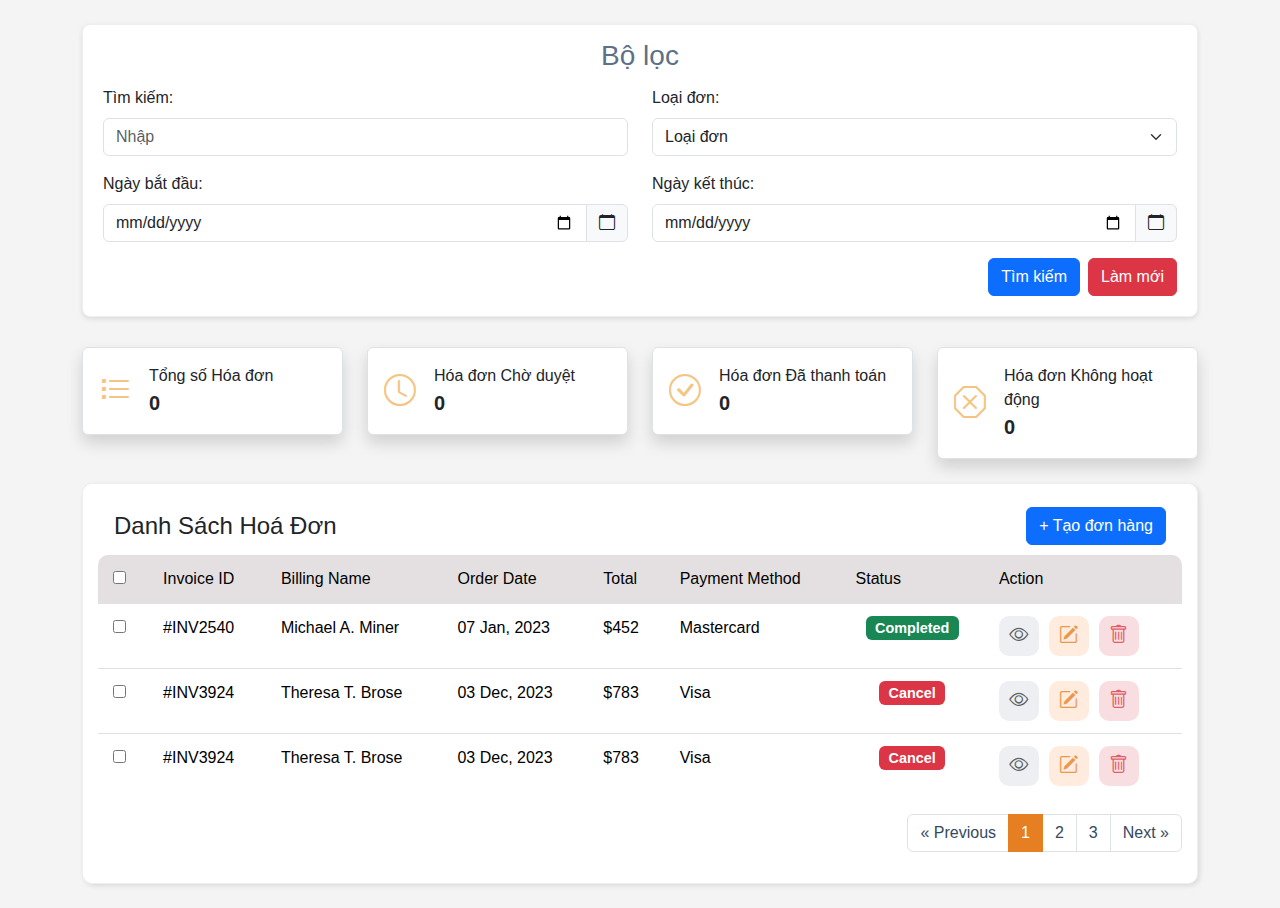
<file: index.html>
<!DOCTYPE html>
<html lang="vi">
  <head>
    <meta charset="UTF-8" />
    <meta name="viewport" content="width=device-width, initial-scale=1.0" />
    <link
      href="https://cdn.jsdelivr.net/npm/bootstrap@5.3.2/dist/css/bootstrap.min.css"
      rel="stylesheet"
    />
    <link
      rel="stylesheet"
      href="https://cdn.jsdelivr.net/npm/bootstrap-icons@1.11.1/font/bootstrap-icons.css"
    />
    <link rel="stylesheet" href="css/style.css" />
    <title>Danh Sách Hóa đơn</title>
  </head>
  <body>
    <div class="container mt-4">
      <div class="filter-container">
        <h3>Bộ lọc</h3>
        <div class="row">
          <div class="col-md-6 mb-3">
            <label for="search" class="form-label">Tìm kiếm:</label>
            <div class="input-group">
              <input
                type="text"
                class="form-control"
                id="search"
                placeholder="Nhập"
              />
            </div>
          </div>
          <div class="col-md-6 mb-3">
            <label for="order-type" class="form-label">Loại đơn:</label>
            <select class="form-select" id="order-type">
              <option value="">Loại đơn</option>
              <option value="1">Loại 1</option>
              <option value="2">Loại 2</option>
            </select>
          </div>
        </div>
        <div class="row">
          <div class="col-md-6 mb-3">
            <label for="start-date" class="form-label">Ngày bắt đầu:</label>
            <div class="input-group">
              <input type="date" class="form-control" id="start-date" />
              <span class="input-group-text"
                ><i class="bi bi-calendar"></i
              ></span>
            </div>
          </div>
          <div class="col-md-6 mb-3">
            <label for="end-date" class="form-label">Ngày kết thúc:</label>
            <div class="input-group">
              <input type="date" class="form-control" id="end-date" />
              <span class="input-group-text"
                ><i class="bi bi-calendar"></i
              ></span>
            </div>
          </div>
        </div>
        <div class="d-flex justify-content-end">
          <button class="btn btn-primary me-2" id="search-button">
            Tìm kiếm
          </button>
          <button class="btn btn-danger" id="reset-button">Làm mới</button>
        </div>
      </div>

      <!-- <header class="d-flex justify-content-between align-items-center mb-4">
        <h3>INVOICES LIST</h3>
        <div class="d-flex align-items-center">
          <a href="#" class="me-3"><i class="bi bi-moon-fill fs-5"></i></a>
          <a href="#" class="position-relative me-3">
            <i class="bi bi-bell-fill fs-5"></i>
            <span
              class="position-absolute top-0 start-100 translate-middle badge rounded-pill bg-danger"
              >3</span
            >
          </a>
          <div class="input-group">
            <span class="input-group-text"><i class="bi bi-search"></i></span>
            <input type="text" class="form-control" placeholder="Search..." />
          </div>
        </div>
      </header> -->

      <div class="row mb-4">
        <div class="col-md-3">
          <div
            class="summary-box bg-white p-3 rounded shadow border d-flex align-items-center"
          >
            <i class="bi bi-list-task me-2 summary-icon"></i>
            <div>
              <p class="mb-0">Tổng số Hóa đơn</p>
              <p class="fs-5 fw-bold mb-0">0</p>
            </div>
          </div>
        </div>
        <div class="col-md-3">
          <div
            class="summary-box bg-white p-3 rounded shadow border d-flex align-items-center"
          >
            <i class="bi bi-clock me-2 summary-icon"></i>
            <div>
              <p class="mb-0">Hóa đơn Chờ duyệt</p>
              <p class="fs-5 fw-bold mb-0">0</p>
            </div>
          </div>
        </div>
        <div class="col-md-3">
          <div
            class="summary-box bg-white p-3 rounded shadow border d-flex align-items-center"
          >
            <i class="bi bi-check-circle me-2 summary-icon"></i>
            <div>
              <p class="mb-0">Hóa đơn Đã thanh toán</p>
              <p class="fs-5 fw-bold mb-0">0</p>
            </div>
          </div>
        </div>
        <div class="col-md-3">
          <div
            class="summary-box bg-white p-3 rounded shadow border d-flex align-items-center"
          >
            <i class="bi bi-x-octagon me-2 summary-icon"></i>
            <div>
              <p class="mb-0">Hóa đơn Không hoạt động</p>
              <p class="fs-5 fw-bold mb-0">0</p>
            </div>
          </div>
        </div>
      </div>

      <div class="rounded-table-container mb-4">
        <div
          class="table-header d-flex justify-content-between align-items-center pt-2 px-3"
        >
          <h4 class="m-0">Danh Sách Hoá Đơn</h4>
          <div class="d-flex justify-content-end">
            <button class="btn btn-primary" id="create-order-button">
              + Tạo đơn hàng
            </button>
          </div>
        </div>
        <div class="table-responsive">
          <table class="table rounded-table" id="invoice-table">
            <thead>
              <tr>
                <th><input type="checkbox" /></th>
                <th>Invoice ID</th>
                <th>Billing Name</th>
                <th>Order Date</th>
                <th>Total</th>
                <th>Payment Method</th>
                <th>Status</th>
                <th>Action</th>
              </tr>
            </thead>
            <tbody>
              <tr data-month="january">
                <td><input type="checkbox" /></td>
                <td>#INV2540</td>
                <td>Michael A. Miner</td>
                <td>07 Jan, 2023</td>
                <td>$452</td>
                <td>Mastercard</td>
                <td class="text-center">
                  <span class="badge bg-success">Completed</span>
                </td>
                <td>
                  <div class="button-group">
                    <button class="custom-button view-button">
                      <i class="bi bi-eye"></i>
                    </button>
                    <button class="custom-button edit-button">
                      <i class="bi bi-pencil-square"></i>
                    </button>
                    <button class="custom-button delete-button">
                      <i class="bi bi-trash"></i>
                    </button>
                  </div>
                </td>
              </tr>
              <tr data-month="december">
                <td><input type="checkbox" /></td>
                <td>#INV3924</td>
                <td>Theresa T. Brose</td>
                <td>03 Dec, 2023</td>
                <td>$783</td>
                <td>Visa</td>
                <td class="text-center">
                  <span class="badge bg-danger">Cancel</span>
                </td>
                <td>
                  <div class="button-group">
                    <button class="custom-button view-button">
                      <i class="bi bi-eye"></i>
                    </button>
                    <button class="custom-button edit-button">
                      <i class="bi bi-pencil-square"></i>
                    </button>
                    <button class="custom-button delete-button">
                      <i class="bi bi-trash"></i>
                    </button>
                  </div>
                </td>
              </tr>
              <tr data-month="december">
                <td><input type="checkbox" /></td>
                <td>#INV3924</td>
                <td>Theresa T. Brose</td>
                <td>03 Dec, 2023</td>
                <td>$783</td>
                <td>Visa</td>
                <td class="text-center">
                  <span class="badge bg-danger">Cancel</span>
                </td>
                <td>
                  <div class="button-group">
                    <button class="custom-button view-button">
                      <i class="bi bi-eye"></i>
                    </button>
                    <button class="custom-button edit-button">
                      <i class="bi bi-pencil-square"></i>
                    </button>
                    <button class="custom-button delete-button">
                      <i class="bi bi-trash"></i>
                    </button>
                  </div>
                </td>
              </tr>
            </tbody>
          </table>
        </div>
        <nav aria-label="Page navigation example">
          <ul class="pagination justify-content-end mt-3">
            <li class="page-item">
              <a
                class="page-link"
                href="#"
                aria-label="Previous"
                id="previous-page"
              >
                <span aria-hidden="true">&laquo; Previous</span>
              </a>
            </li>
            <li class="page-item active">
              <a class="page-link" href="#" data-page="1">1</a>
            </li>
            <li class="page-item">
              <a class="page-link" href="#" data-page="2">2</a>
            </li>
            <li class="page-item">
              <a class="page-link" href="#" data-page="3">3</a>
            </li>
            <li class="page-item">
              <a class="page-link" href="#" aria-label="Next" id="next-page">
                <span aria-hidden="true">Next &raquo;</span>
              </a>
            </li>
          </ul>
        </nav>
      </div>
    </div>
    <script src="index.js"></script>
  </body>
</html>
</file>
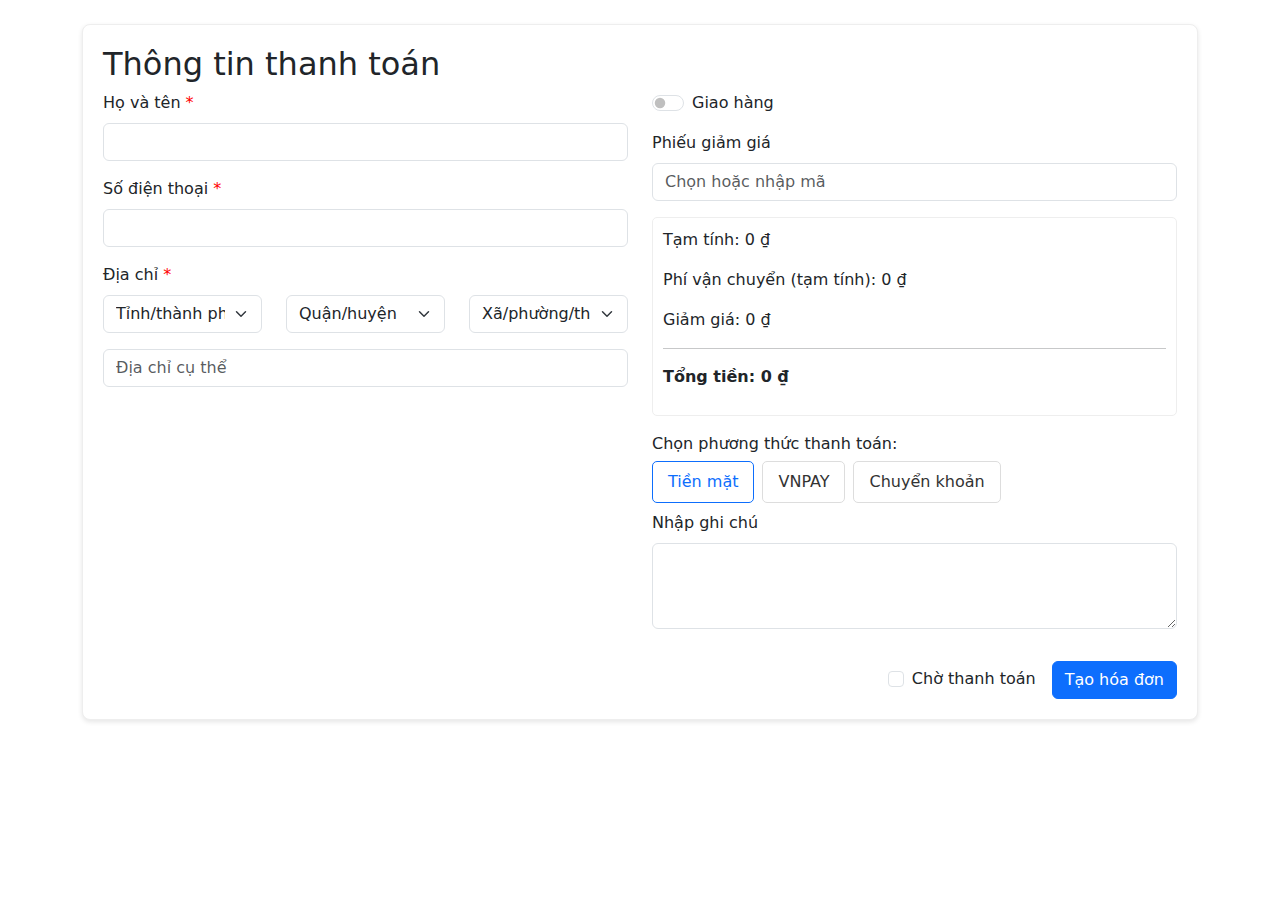
<file: create_order.html>
<!DOCTYPE html>
<html lang="vi">
<head>
    <meta charset="UTF-8">
    <meta name="viewport" content="width=device-width, initial-scale=1.0">
    <title>Tạo đơn hàng</title>
</head>
<body>
    <!DOCTYPE html>
<html lang="vi">
<head>
    <meta charset="UTF-8">
    <meta name="viewport" content="width=device-width, initial-scale=1.0">
    <title>Thông tin thanh toán</title>
    <link href="https://cdn.jsdelivr.net/npm/bootstrap@5.3.2/dist/css/bootstrap.min.css" rel="stylesheet">
    <script src="https://cdn.jsdelivr.net/npm/bootstrap@5.3.2/dist/js/bootstrap.bundle.min.js"></script>
    <link rel="stylesheet" href="https://cdn.jsdelivr.net/npm/bootstrap-icons@1.11.1/font/bootstrap-icons.css">
    <link rel="stylesheet" href="css/create.css">
</head>
<body>
    <div class="container mt-4">
        <div class="payment-info">
            <h2>Thông tin thanh toán</h2>
            <div class="row">
                <div class="col-md-6">
                    <div class="mb-3">
                        <label for="name" class="form-label required">Họ và tên</label>
                        <input type="text" class="form-control" id="name" required>
                    </div>
                    <div class="mb-3">
                        <label for="phone" class="form-label required">Số điện thoại</label>
                        <input type="tel" class="form-control" id="phone" required>
                    </div>
                    <div class="mb-3">
                        <label class="form-label required">Địa chỉ</label>
                        <div class="row">
                            <div class="col-md-4 mb-2">
                                <select class="form-select" id="province" required>
                                    <option value="">Tỉnh/thành phố</option>
                                    </select>
                            </div>
                            <div class="col-md-4 mb-2">
                                <select class="form-select" id="district" required>
                                    <option value="">Quận/huyện</option>
                                    </select>
                            </div>
                            <div class="col-md-4 mb-2">
                                <select class="form-select" id="ward" required>
                                    <option value="">Xã/phường/thị trấn</option>
                                    </select>
                            </div>
                        </div>
                        <input type="text" class="form-control mt-2" id="address-detail" placeholder="Địa chỉ cụ thể" required>
                    </div>
                </div>
                <div class="col-md-6">
                    <div class="mb-3">
                        <div class="form-check form-switch">
                            <input class="form-check-input" type="checkbox" role="switch" id="delivery-switch">
                            <label class="form-check-label" for="delivery-switch">Giao hàng</label>
                        </div>
                    </div>

                    <div class="mb-3">
                        <label for="discount" class="form-label">Phiếu giảm giá</label>
                        <div class="input-group">
                            <input type="text" class="form-control" id="discount" placeholder="Chọn hoặc nhập mã">
                        </div>
                    </div>

                    <div class="order-summary">
                        <p>Tạm tính: <span id="subtotal">0 ₫</span></p>
                        <p>Phí vận chuyển (tạm tính): <span id="shipping">0 ₫</span></p>
                        <p>Giảm giá: <span id="discount-amount">0 ₫</span></p>
                        <hr>
                        <p class="fw-bold">Tổng tiền: <span id="total">0 ₫</span></p>
                    </div>
                    <div class="payment-methods mt-3">
                        <p>Chọn phương thức thanh toán:</p>
                        <div class="d-flex flex-wrap">
                            <button class="btn payment-button me-2 mb-2 active" data-method="cash">Tiền mặt</button>
                            <button class="btn payment-button me-2 mb-2" data-method="vnpay">VNPAY</button>
                            <button class="btn payment-button me-2 mb-2" data-method="transfer">Chuyển khoản</button>
                        </div>
                    </div>
                    <div class="mb-3">
                        <label for="note" class="form-label">Nhập ghi chú</label>
                        <textarea class="form-control" id="note" rows="3"></textarea>
                    </div>
                </div>
            </div>
            <div class="d-flex justify-content-end align-items-center mt-3">
                <div class="form-check me-3">
                    <input class="form-check-input" type="checkbox" value="" id="flexCheckDefault">
                    <label class="form-check-label" for="flexCheckDefault">
                        Chờ thanh toán
                    </label>
                </div>
                <button class="btn btn-primary" id="create-invoice">Tạo hóa đơn</button>
            </div>
        </div>
    </div>
    <script src="create.js"></script>
</body>
</html>
</body>
</html>
</file>
<file: css/style.css>
/* style.css */
.summary-icon {
  font-size: 2rem;
  color: #f0ad4e;
  opacity: 0.7;
}

.summary-box {
  display: flex;
  align-items: center;
  gap: 10px;
  background-color: #fff; /* Nền trắng */
  padding: 15px;
  border-radius: 8px; /* Bo tròn */
  box-shadow: 2px 2px 5px rgba(0, 0, 0, 0.1); /* Đổ bóng */
  border: 1px solid #eee; /* Viền mỏng */
}
/* style.css */
.rounded-table-container {
  background-color: #fff;
  padding: 15px;
  border-radius: 10px; /* Bo tròn container */
  box-shadow: 2px 2px 5px rgba(0, 0, 0, 0.1);
  border: 1px solid #eee;
  overflow: hidden; /* Bắt buộc để bo góc hoạt động tốt */
}

.rounded-table {
  width: 100%;
  border-collapse: separate; /* Quan trọng: tách border */
  border-spacing: 0; /* Loại bỏ khoảng cách giữa các ô */
  margin-bottom: 0; /* loại bỏ margin mặc định của table */
}

.rounded-table th,
.rounded-table td {
  border: none; /* Loại bỏ border mặc định của ô */
  padding: 12px 15px;
  text-align: left;
  border-bottom: 1px solid #dee2e6; /* Chỉ giữ border dưới */
  white-space: nowrap; /* ngăn chặn văn bản xuống dòng trong ô */
}

.rounded-table th {
  background-color: #E4E0E1; /* Màu nền header */
  font-weight: 500; /* độ đậm chữ header */
}

.rounded-table tr:last-child td {
  border-bottom: none; /* loại bỏ border dưới cùng của hàng cuối */
}

/* Bo tròn góc cho TRONG bảng */
.rounded-table tr:first-child th:first-child {
  border-top-left-radius: 10px;
}

.rounded-table tr:first-child th:last-child {
  border-top-right-radius: 10px;
}
.rounded-table tr:last-child td:first-child {
  border-bottom-left-radius: 10px;
}
.rounded-table tr:last-child td:last-child {
  border-bottom-right-radius: 10px;
}

.badge {
  font-size: 0.9rem;
}

.table-responsive {
  overflow-x: auto;
}
.pagination .page-item.active .page-link {
  background-color: #e67e22; /* Màu cam */
  border-color: #e67e22;
  color: white;
}
.page-link {
  color: #34495e; /* Màu chữ */
}
body {
  font-family: sans-serif;
  margin: 20px;
  background-color: #f4f4f4;
}
h3 {
  align-items: center;
  color: #5d7186;
  display: flex;
  justify-content: center;
  line-height: 21px;
}
.table-header {
  margin-bottom: 10px; /* Khoảng cách giữa header và bảng */
}
/* style.css */
.filter-container {
  background-color: #fff;
  padding: 20px;
  border-radius: 8px;
  box-shadow: 0 2px 5px rgba(0, 0, 0, 0.1);
  border: 1px solid #eee; /* Viền mỏng */
  margin-bottom: 30px; /* Tạo khoảng cách 30px bên dưới bộ lọc */
}
.filter-container h3{
  margin-bottom: 20px;
}
/* style.css */
.button-group {
  display: flex; /* Để các nút nằm ngang */
  gap: 10px; /* Khoảng cách giữa các nút */
}

.custom-button {
  width: 40px; /* Kích thước nút */
  height: 40px;
  border: none;
  border-radius: 10px; /* Bo tròn */
  display: flex;
  justify-content: center; /* Căn giữa icon theo chiều ngang */
  align-items: center; /* Căn giữa icon theo chiều dọc */
  cursor: pointer; /* Hiển thị con trỏ chuột khi hover */
  font-size: 1.2rem; /* Kích thước icon */
  opacity: 0.8; /* độ trong suốt của button */
}

.view-button {
  background-color: #e9ecef; /* Màu nền xám nhạt */
  color: #343a40; /* Màu icon đen */
}

.edit-button {
  background-color: #ffe8d6; /* Màu nền cam nhạt */
  color: #e67e22; /* Màu icon cam */
}

.delete-button {
  background-color: #f8d7da; /* Màu nền đỏ nhạt */
  color: #dc3545; /* Màu icon đỏ */
}
.custom-button:hover{
  opacity: 1;
}
</file>
<file: css/create.css>
/* style.css */
.payment-info {
    background-color: #fff;
    padding: 20px;
    border-radius: 8px;
    box-shadow: 0 2px 5px rgba(0, 0, 0, 0.1);
    border: 1px solid #eee;
}

.payment-info .required::after {
    content: "*";
    color: red;
    margin-left: 5px;
}

.order-summary {
    border: 1px solid #eee;
    padding: 10px;
    border-radius: 5px;
}

.payment-button {
    border: 1px solid #ddd;
    border-radius: 5px;
    padding: 8px 15px;
    background-color: white;
    color: #333;
}

.payment-button.active {
    border-color: #0d6efd; /* Màu xanh dương của Bootstrap */
    color: #0d6efd;
}
.payment-methods p{
    margin-bottom: 5px;
}
</file>
